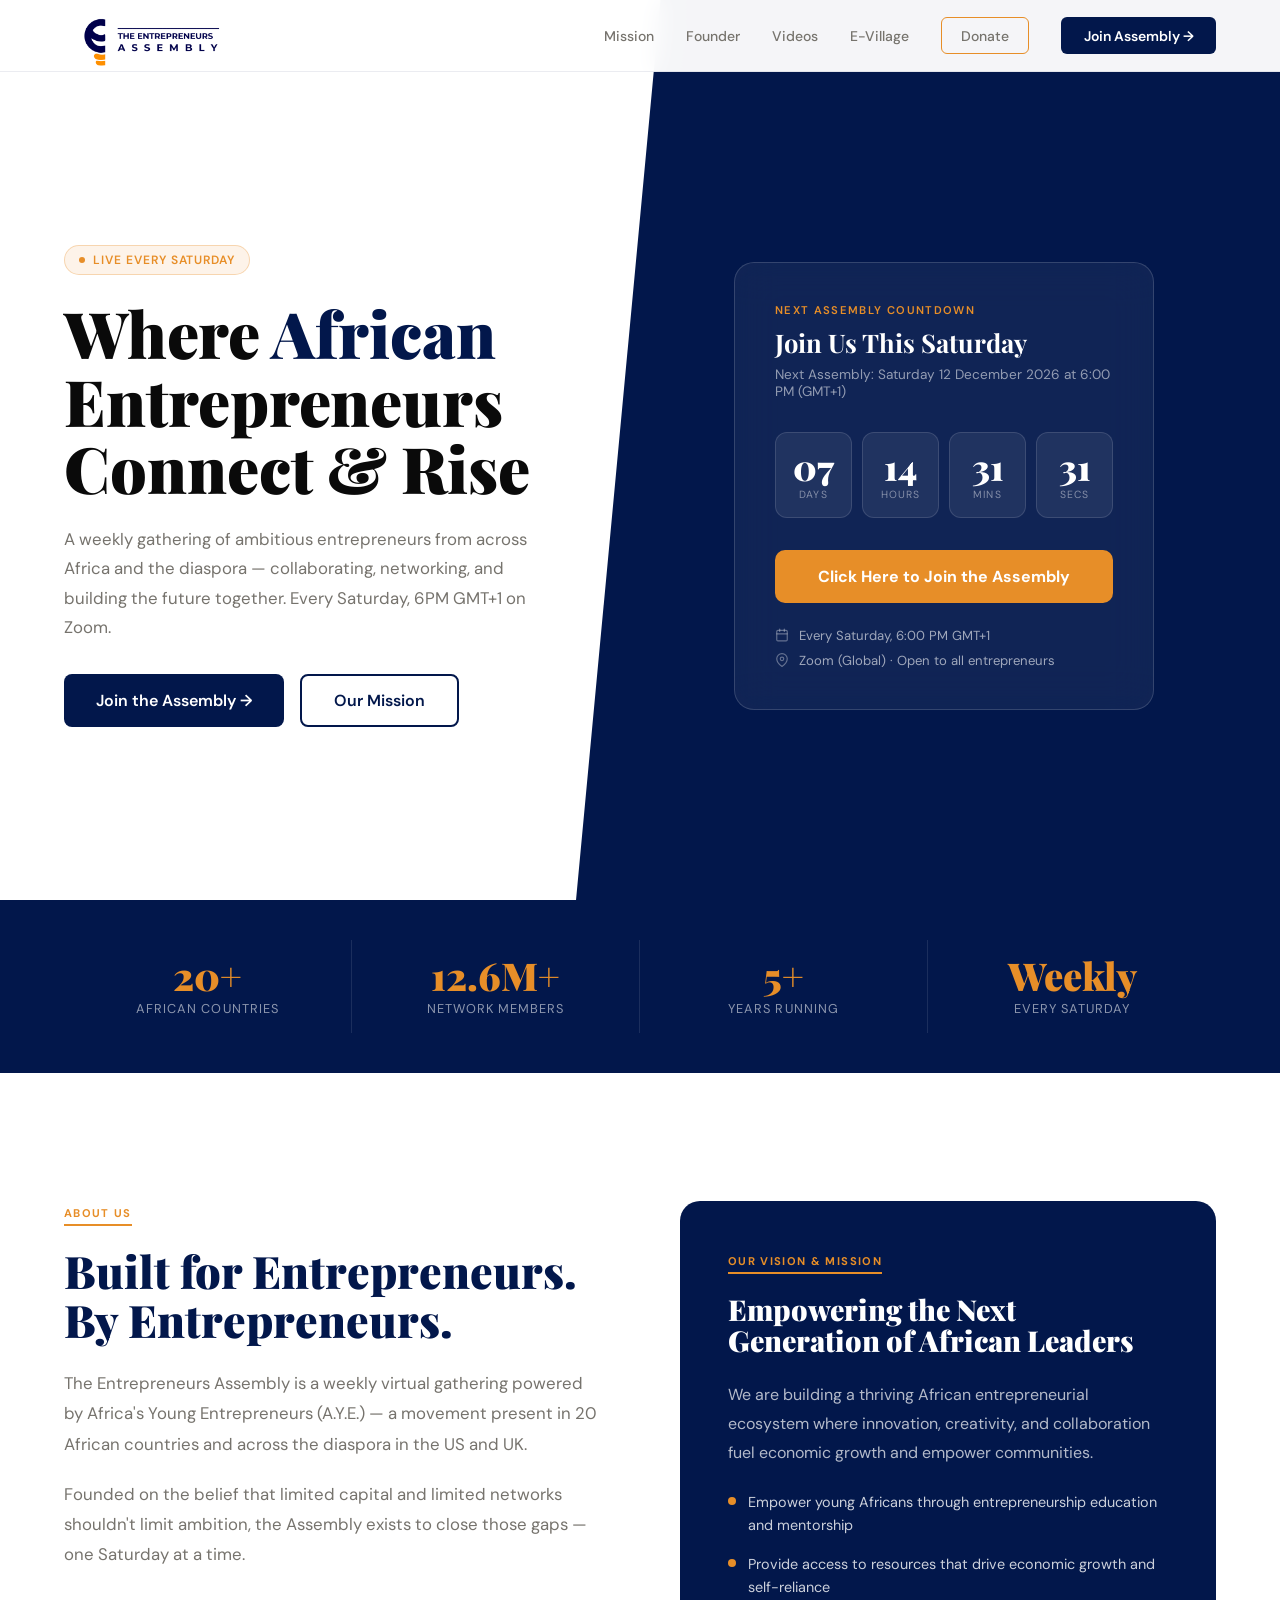
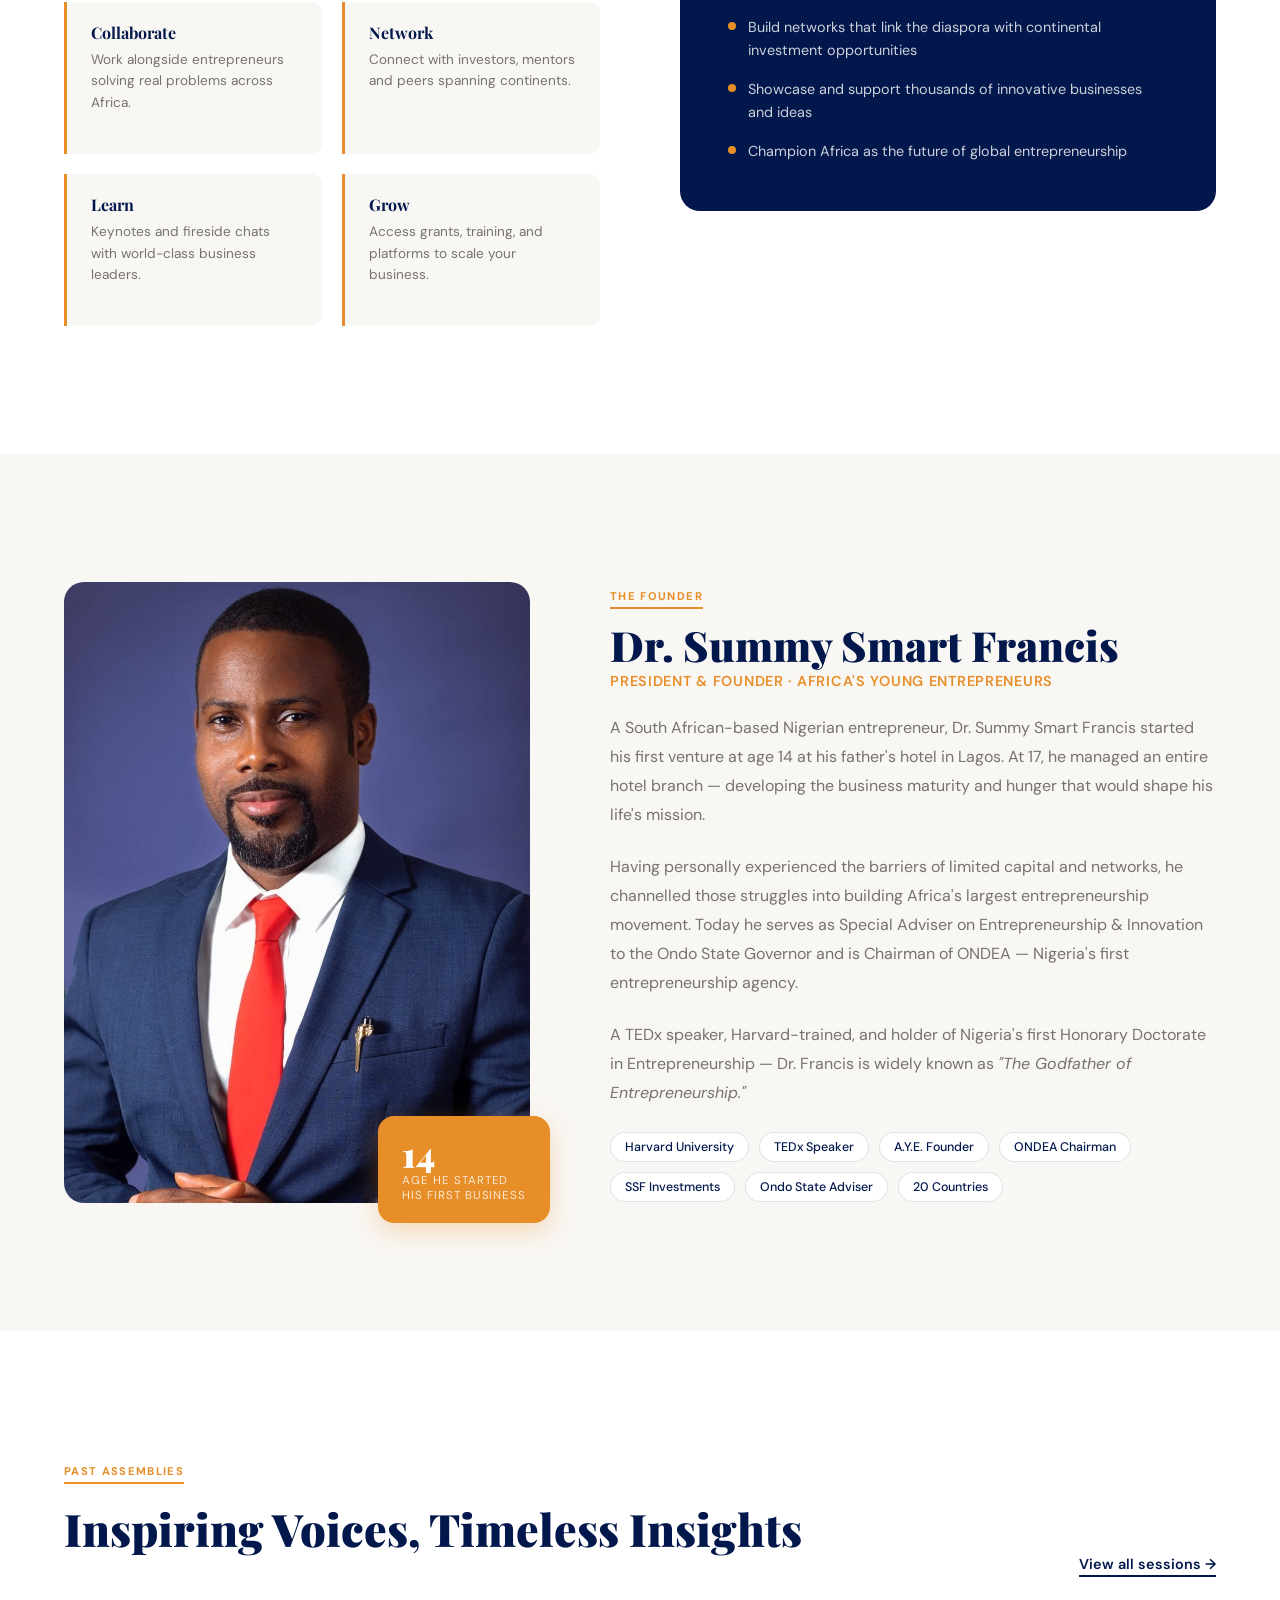
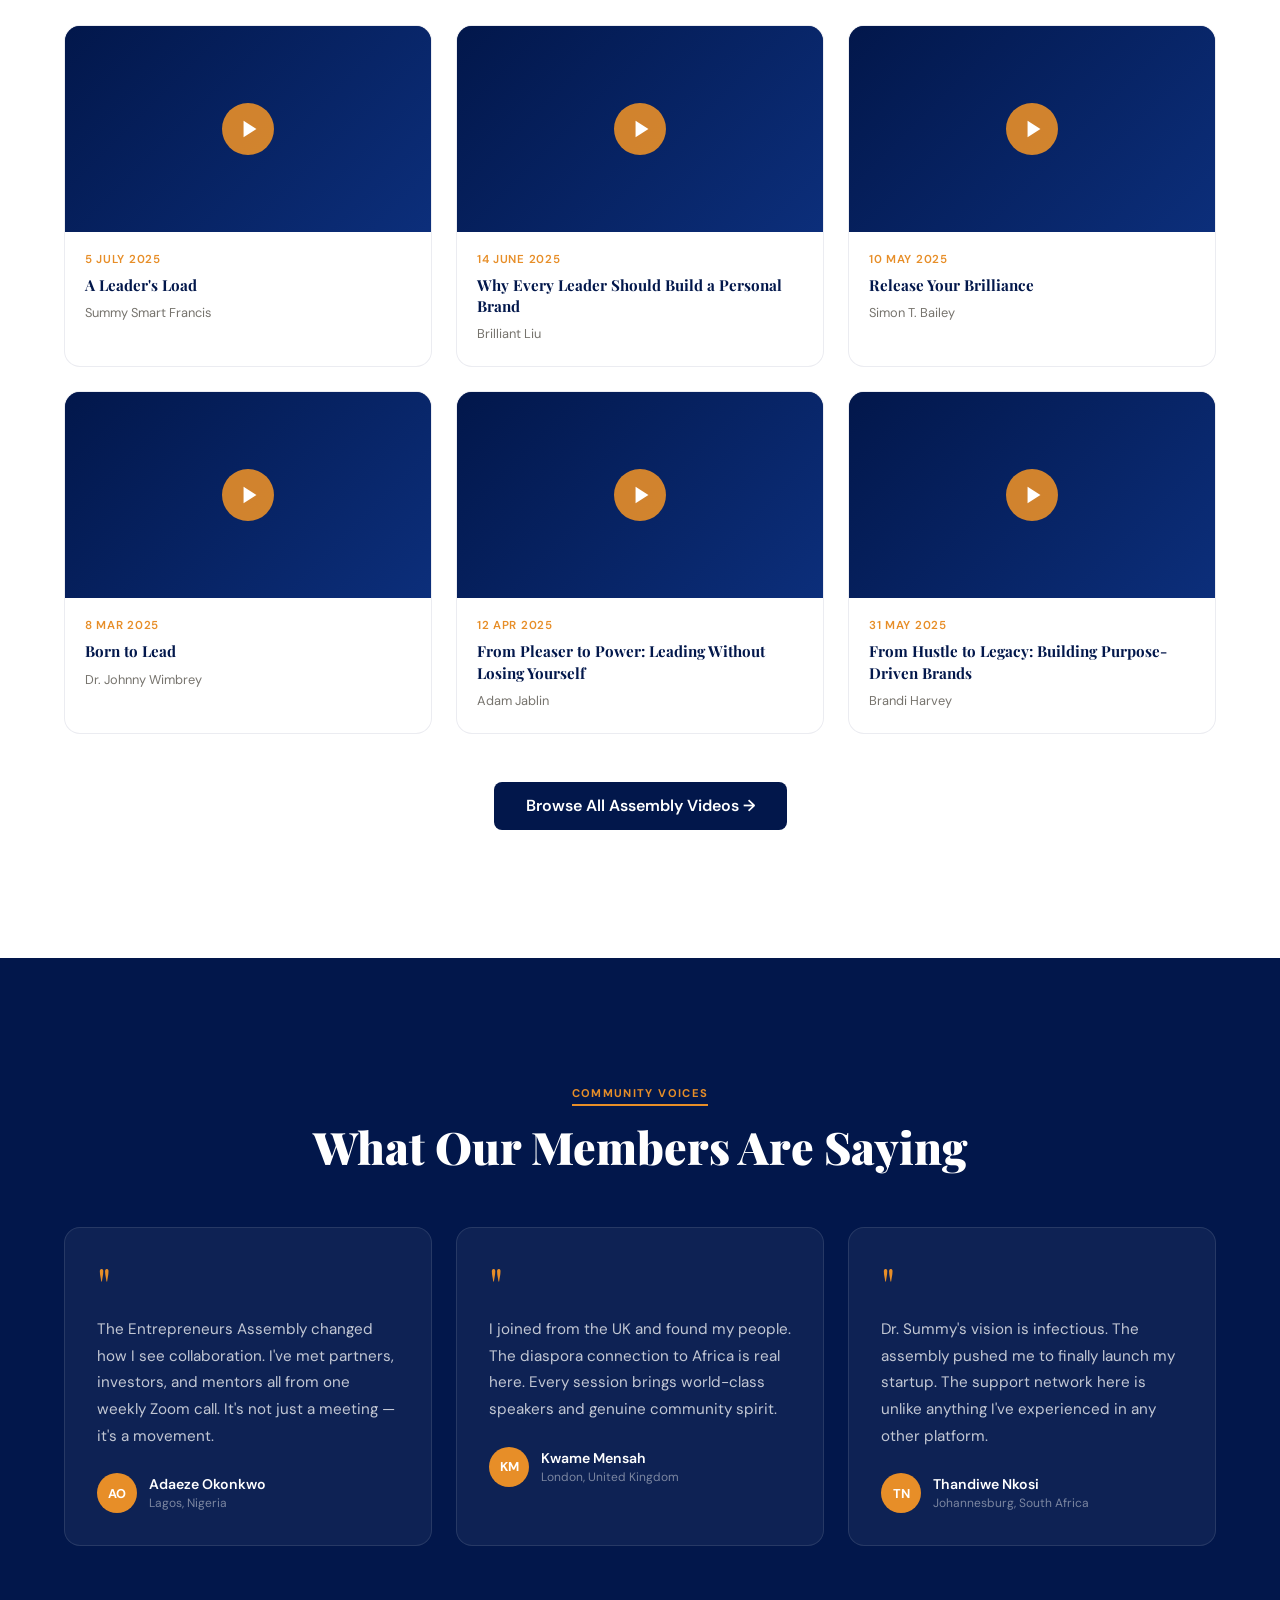
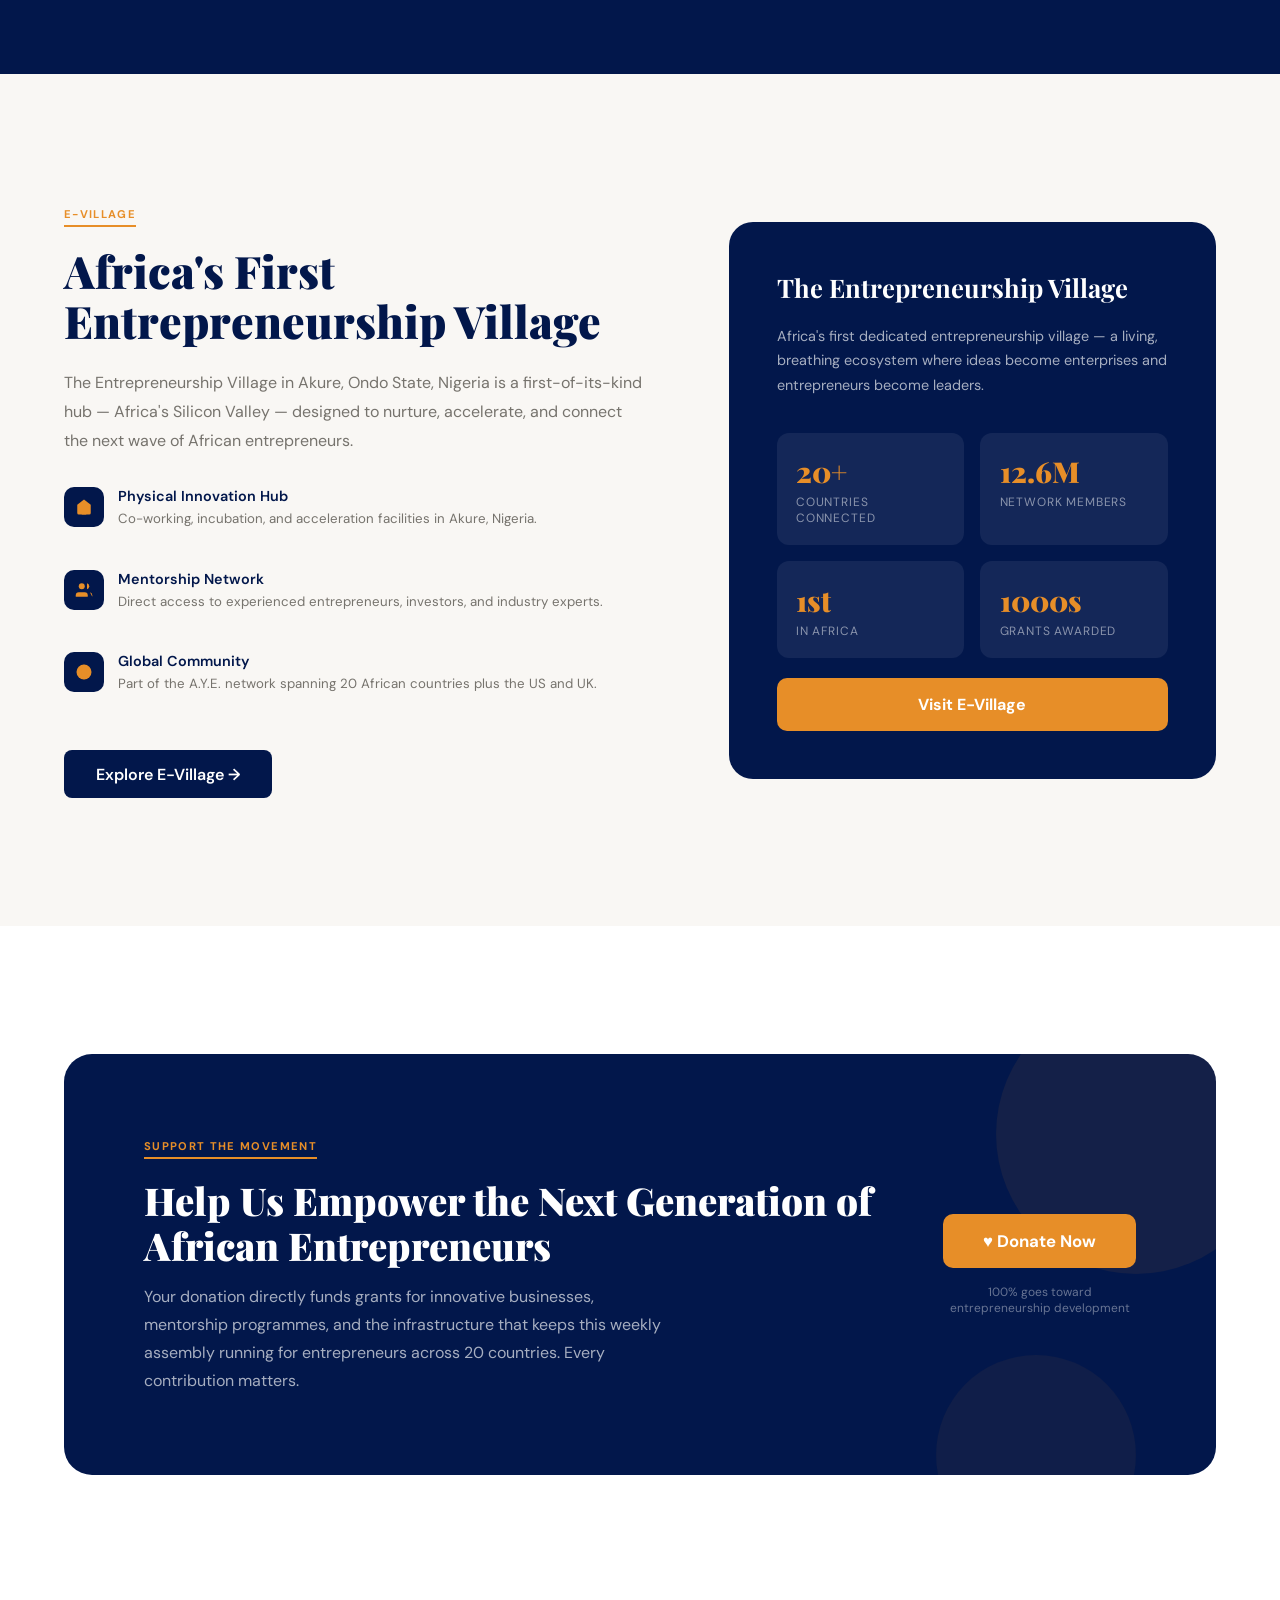
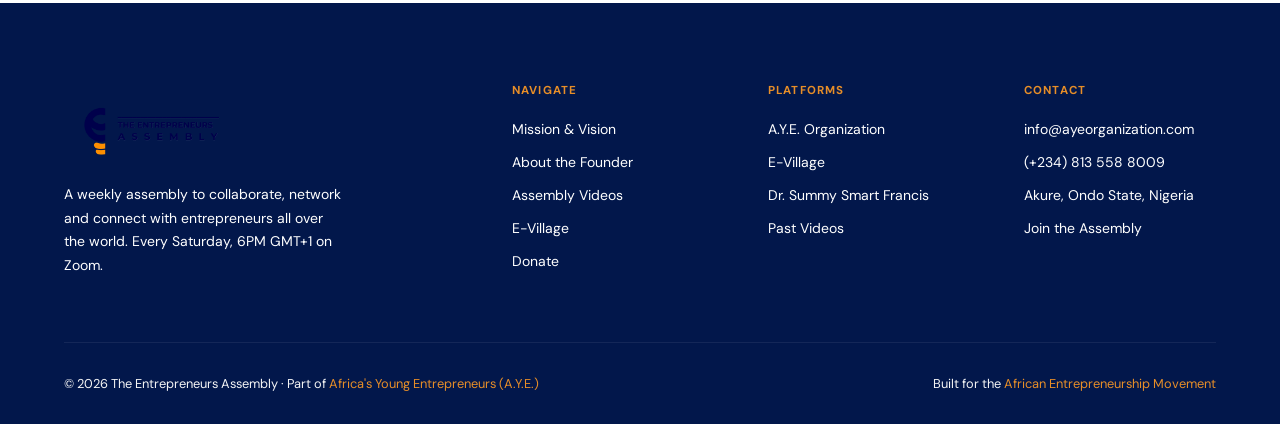
<file: index.html>
<!doctype html>
<html lang="en">
  <head>
    <meta charset="UTF-8" />
    <meta name="viewport" content="width=device-width, initial-scale=1.0" />
    <title>The Entrepreneurs Assembly</title>
    <link rel="preconnect" href="https://fonts.googleapis.com" />
    <link
      href="https://fonts.googleapis.com/css2?family=Playfair+Display:wght@400;700;900&family=DM+Sans:wght@300;400;500;600&display=swap"
      rel="stylesheet"
    />
    <link rel="stylesheet" href="./styles.css" />
    <style></style>
  </head>
  <body>
    <!-- NAV -->
    <nav id="navbar">
      <a href="#" class="nav-logo">
        <img src="./Assets/logo.png" />
      </a>
      <ul class="nav-links">
        <li><a href="#mission">Mission</a></li>
        <li><a href="#founder">Founder</a></li>
        <li><a href="#videos">Videos</a></li>
        <li><a href="#community">E-Village</a></li>
        <a href="https://entrepreneursassembly.com/donate/" class="nav-donate"
          >Donate</a
        >
        <a
          href="https://entrepreneursassembly.com/assembly-form/"
          class="nav-cta"
          >Join Assembly →</a
        >
      </ul>
      <div class="hamburger" onclick="toggleMobileMenu()">
        <span></span><span></span><span></span>
      </div>
    </nav>

    <!-- HERO -->
    <section class="hero" id="hero">
      <div class="hero-text fade-up">
        <div class="hero-badge">Live Every Saturday</div>
        <h1>Where <em>African</em> Entrepreneurs Connect &amp; Rise</h1>
        <p>
          A weekly gathering of ambitious entrepreneurs from across Africa and
          the diaspora — collaborating, networking, and building the future
          together. Every Saturday, 6PM GMT+1 on Zoom.
        </p>
        <div class="hero-actions">
          <a
            href="https://entrepreneursassembly.com/assembly-form/"
            class="btn-primary"
            >Join the Assembly →</a
          >
          <a href="#mission" class="btn-secondary">Our Mission</a>
        </div>
      </div>

      <div class="hero-right fade-up" style="transition-delay: 0.2s">
        <div class="countdown-card">
          <div class="label">Next Assembly Countdown</div>
          <h2>Join Us This Saturday</h2>
          <div class="next-date" id="next-date-text">
            Loading next session date…
          </div>
          <div class="countdown-grid">
            <div class="cd-box">
              <div class="cd-num" id="cd-days">00</div>
              <div class="cd-unit">Days</div>
            </div>
            <div class="cd-box">
              <div class="cd-num" id="cd-hours">00</div>
              <div class="cd-unit">Hours</div>
            </div>
            <div class="cd-box">
              <div class="cd-num" id="cd-mins">00</div>
              <div class="cd-unit">Mins</div>
            </div>
            <div class="cd-box">
              <div class="cd-num" id="cd-secs">00</div>
              <div class="cd-unit">Secs</div>
            </div>
          </div>
          <a
            href="https://entrepreneursassembly.com/assembly-form/"
            class="join-btn"
            >Click Here to Join the Assembly</a
          >
          <div class="event-meta">
            <div class="event-row">
              <svg
                width="14"
                height="14"
                viewBox="0 0 24 24"
                fill="none"
                stroke="currentColor"
                stroke-width="2"
                stroke-linecap="round"
                stroke-linejoin="round"
                style="color: rgba(255, 255, 255, 0.5)"
              >
                <rect x="3" y="4" width="18" height="18" rx="2" ry="2" />
                <line x1="16" y1="2" x2="16" y2="6" />
                <line x1="8" y1="2" x2="8" y2="6" />
                <line x1="3" y1="10" x2="21" y2="10" />
              </svg>
              <span>Every Saturday, 6:00 PM GMT+1</span>
            </div>
            <div class="event-row">
              <svg
                width="14"
                height="14"
                viewBox="0 0 24 24"
                fill="none"
                stroke="currentColor"
                stroke-width="2"
                stroke-linecap="round"
                stroke-linejoin="round"
                style="color: rgba(255, 255, 255, 0.5)"
              >
                <path d="M21 10c0 7-9 13-9 13s-9-6-9-13a9 9 0 0 1 18 0z" />
                <circle cx="12" cy="10" r="3" />
              </svg>
              <span>Zoom (Global) · Open to all entrepreneurs</span>
            </div>
          </div>
        </div>
      </div>
    </section>

    <!-- STATS RIBBON -->
    <div class="stats-ribbon fade-up">
      <div class="stat-item">
        <div class="stat-num">20+</div>
        <div class="stat-label">African Countries</div>
      </div>
      <div class="stat-item">
        <div class="stat-num">12.6M+</div>
        <div class="stat-label">Network Members</div>
      </div>
      <div class="stat-item">
        <div class="stat-num">5+</div>
        <div class="stat-label">Years Running</div>
      </div>
      <div class="stat-item">
        <div class="stat-num">Weekly</div>
        <div class="stat-label">Every Saturday</div>
      </div>
    </div>

    <!-- MISSION & VISION -->
    <section class="mission" id="mission">
      <div class="mission-grid">
        <div class="mission-body fade-up">
          <div class="section-tag">About Us</div>
          <h2 class="section-title">
            Built for Entrepreneurs. By Entrepreneurs.
          </h2>
          <p>
            The Entrepreneurs Assembly is a weekly virtual gathering powered by
            Africa's Young Entrepreneurs (A.Y.E.) — a movement present in 20
            African countries and across the diaspora in the US and UK.
          </p>
          <p>
            Founded on the belief that limited capital and limited networks
            shouldn't limit ambition, the Assembly exists to close those gaps —
            one Saturday at a time.
          </p>
          <div class="mission-pillars">
            <div class="pillar">
              <h4>Collaborate</h4>
              <p>
                Work alongside entrepreneurs solving real problems across
                Africa.
              </p>
            </div>
            <div class="pillar">
              <h4>Network</h4>
              <p>
                Connect with investors, mentors and peers spanning continents.
              </p>
            </div>
            <div class="pillar">
              <h4>Learn</h4>
              <p>
                Keynotes and fireside chats with world-class business leaders.
              </p>
            </div>
            <div class="pillar">
              <h4>Grow</h4>
              <p>
                Access grants, training, and platforms to scale your business.
              </p>
            </div>
          </div>
        </div>
        <div class="fade-up" style="transition-delay: 0.15s">
          <div class="vision-block">
            <div class="section-tag">Our Vision &amp; Mission</div>
            <h2 class="section-title">
              Empowering the Next Generation of African Leaders
            </h2>
            <p>
              We are building a thriving African entrepreneurial ecosystem where
              innovation, creativity, and collaboration fuel economic growth and
              empower communities.
            </p>
            <ul class="vision-list">
              <li>
                Empower young Africans through entrepreneurship education and
                mentorship
              </li>
              <li>
                Provide access to resources that drive economic growth and
                self-reliance
              </li>
              <li>
                Build networks that link the diaspora with continental
                investment opportunities
              </li>
              <li>
                Showcase and support thousands of innovative businesses and
                ideas
              </li>
              <li>Champion Africa as the future of global entrepreneurship</li>
            </ul>
          </div>
        </div>
      </div>
    </section>

    <!-- FOUNDER -->
    <section class="founder" id="founder">
      <div class="founder-inner">
        <div class="founder-visual fade-up">
          <div class="founder-img-frame">
            <img src="./Assets/Summy-Smart-Francis.jpg" alt="Dr. Summy Smart Francis" class="founder-image" />
          </div>
          <div class="founder-accent-box">
            <div class="big-num">14</div>
            <p>Age he started<br />his first business</p>
          </div>
        </div>
        <div class="founder-content fade-up" style="transition-delay: 0.15s">
          <div class="section-tag">The Founder</div>
          <div class="founder-name">Dr. Summy Smart Francis</div>
          <div class="founder-title">
            President &amp; Founder · Africa's Young Entrepreneurs
          </div>
          <p class="founder-bio">
            A South African-based Nigerian entrepreneur, Dr. Summy Smart Francis
            started his first venture at age 14 at his father's hotel in Lagos.
            At 17, he managed an entire hotel branch — developing the business
            maturity and hunger that would shape his life's mission.
          </p>
          <p class="founder-bio">
            Having personally experienced the barriers of limited capital and
            networks, he channelled those struggles into building Africa's
            largest entrepreneurship movement. Today he serves as Special
            Adviser on Entrepreneurship &amp; Innovation to the Ondo State
            Governor and is Chairman of ONDEA — Nigeria's first entrepreneurship
            agency.
          </p>
          <p class="founder-bio">
            A TEDx speaker, Harvard-trained, and holder of Nigeria's first
            Honorary Doctorate in Entrepreneurship — Dr. Francis is widely known
            as <em>"The Godfather of Entrepreneurship."</em>
          </p>
          <div class="founder-credentials">
            <span class="cred-tag">Harvard University</span>
            <span class="cred-tag">TEDx Speaker</span>
            <span class="cred-tag">A.Y.E. Founder</span>
            <span class="cred-tag">ONDEA Chairman</span>
            <span class="cred-tag">SSF Investments</span>
            <span class="cred-tag">Ondo State Adviser</span>
            <span class="cred-tag">20 Countries</span>
          </div>
        </div>
      </div>
    </section>

    <!-- PAST ASSEMBLY VIDEOS -->
    <section class="videos" id="videos">
      <div class="videos-header fade-up">
        <div>
          <div class="section-tag">Past Assemblies</div>
          <h2 class="section-title">Inspiring Voices, Timeless Insights</h2>
        </div>
        <a
          href="https://entrepreneursassembly.com/past-assembly-video/"
          class="view-all"
          >View all sessions →</a
        >
      </div>
      <div class="videos-grid">
        <div class="video-card fade-up">
          <div class="video-thumb">
            <div class="video-thumb-bg"></div>
            <div class="play-btn">
              <svg viewBox="0 0 24 24">
                <polygon points="5 3 19 12 5 21 5 3" />
              </svg>
            </div>
          </div>
          <div class="video-info">
            <div class="video-date">5 July 2025</div>
            <div class="video-title">A Leader's Load</div>
            <div class="video-speaker">Summy Smart Francis</div>
          </div>
        </div>
        <div class="video-card fade-up" style="transition-delay: 0.1s">
          <div class="video-thumb">
            <div class="video-thumb-bg"></div>
            <div class="play-btn">
              <svg viewBox="0 0 24 24">
                <polygon points="5 3 19 12 5 21 5 3" />
              </svg>
            </div>
          </div>
          <div class="video-info">
            <div class="video-date">14 June 2025</div>
            <div class="video-title">
              Why Every Leader Should Build a Personal Brand
            </div>
            <div class="video-speaker">Brilliant Liu</div>
          </div>
        </div>
        <div class="video-card fade-up" style="transition-delay: 0.2s">
          <div class="video-thumb">
            <div class="video-thumb-bg"></div>
            <div class="play-btn">
              <svg viewBox="0 0 24 24">
                <polygon points="5 3 19 12 5 21 5 3" />
              </svg>
            </div>
          </div>
          <div class="video-info">
            <div class="video-date">10 May 2025</div>
            <div class="video-title">Release Your Brilliance</div>
            <div class="video-speaker">Simon T. Bailey</div>
          </div>
        </div>
        <div class="video-card fade-up" style="transition-delay: 0.05s">
          <div class="video-thumb">
            <div class="video-thumb-bg"></div>
            <div class="play-btn">
              <svg viewBox="0 0 24 24">
                <polygon points="5 3 19 12 5 21 5 3" />
              </svg>
            </div>
          </div>
          <div class="video-info">
            <div class="video-date">8 Mar 2025</div>
            <div class="video-title">Born to Lead</div>
            <div class="video-speaker">Dr. Johnny Wimbrey</div>
          </div>
        </div>
        <div class="video-card fade-up" style="transition-delay: 0.15s">
          <div class="video-thumb">
            <div class="video-thumb-bg"></div>
            <div class="play-btn">
              <svg viewBox="0 0 24 24">
                <polygon points="5 3 19 12 5 21 5 3" />
              </svg>
            </div>
          </div>
          <div class="video-info">
            <div class="video-date">12 Apr 2025</div>
            <div class="video-title">
              From Pleaser to Power: Leading Without Losing Yourself
            </div>
            <div class="video-speaker">Adam Jablin</div>
          </div>
        </div>
        <div class="video-card fade-up" style="transition-delay: 0.25s">
          <div class="video-thumb">
            <div class="video-thumb-bg"></div>
            <div class="play-btn">
              <svg viewBox="0 0 24 24">
                <polygon points="5 3 19 12 5 21 5 3" />
              </svg>
            </div>
          </div>
          <div class="video-info">
            <div class="video-date">31 May 2025</div>
            <div class="video-title">
              From Hustle to Legacy: Building Purpose-Driven Brands
            </div>
            <div class="video-speaker">Brandi Harvey</div>
          </div>
        </div>
      </div>
      <div class="videos-footer fade-up">
        <a
          href="https://entrepreneursassembly.com/past-assembly-video/"
          class="btn-primary"
          >Browse All Assembly Videos →</a
        >
      </div>
    </section>

    <!-- TESTIMONIALS -->
    <section class="testimonials" id="testimonials">
      <div class="testimonials-header fade-up">
        <div class="section-tag">Community Voices</div>
        <h2 class="section-title">What Our Members Are Saying</h2>
      </div>
      <div class="testi-grid">
        <div class="testi-card fade-up">
          <div class="testi-quote">"</div>
          <p class="testi-text">
            The Entrepreneurs Assembly changed how I see collaboration. I've met
            partners, investors, and mentors all from one weekly Zoom call. It's
            not just a meeting — it's a movement.
          </p>
          <div class="testi-author">
            <div class="testi-avatar">AO</div>
            <div>
              <div class="testi-name">Adaeze Okonkwo</div>
              <div class="testi-location">Lagos, Nigeria</div>
            </div>
          </div>
        </div>
        <div class="testi-card fade-up" style="transition-delay: 0.1s">
          <div class="testi-quote">"</div>
          <p class="testi-text">
            I joined from the UK and found my people. The diaspora connection to
            Africa is real here. Every session brings world-class speakers and
            genuine community spirit.
          </p>
          <div class="testi-author">
            <div class="testi-avatar">KM</div>
            <div>
              <div class="testi-name">Kwame Mensah</div>
              <div class="testi-location">London, United Kingdom</div>
            </div>
          </div>
        </div>
        <div class="testi-card fade-up" style="transition-delay: 0.2s">
          <div class="testi-quote">"</div>
          <p class="testi-text">
            Dr. Summy's vision is infectious. The assembly pushed me to finally
            launch my startup. The support network here is unlike anything I've
            experienced in any other platform.
          </p>
          <div class="testi-author">
            <div class="testi-avatar">TN</div>
            <div>
              <div class="testi-name">Thandiwe Nkosi</div>
              <div class="testi-location">Johannesburg, South Africa</div>
            </div>
          </div>
        </div>
      </div>
    </section>

    <!-- E-VILLAGE -->
    <section class="evillage" id="community">
      <div class="evillage-inner">
        <div class="evillage-content fade-up">
          <div class="section-tag">E-Village</div>
          <h2 class="section-title">Africa's First Entrepreneurship Village</h2>
          <p>
            The Entrepreneurship Village in Akure, Ondo State, Nigeria is a
            first-of-its-kind hub — Africa's Silicon Valley — designed to
            nurture, accelerate, and connect the next wave of African
            entrepreneurs.
          </p>
          <div class="evillage-features">
            <div class="feature-row">
              <div class="feature-icon">
                <svg viewBox="0 0 24 24">
                  <path d="M3 9l9-7 9 7v11a2 2 0 0 1-2 2H5a2 2 0 0 1-2-2z" />
                  <polyline points="9 22 9 12 15 12 15 22" />
                </svg>
              </div>
              <div class="feature-text">
                <h4>Physical Innovation Hub</h4>
                <p>
                  Co-working, incubation, and acceleration facilities in Akure,
                  Nigeria.
                </p>
              </div>
            </div>
            <div class="feature-row">
              <div class="feature-icon">
                <svg viewBox="0 0 24 24">
                  <path d="M17 21v-2a4 4 0 0 0-4-4H5a4 4 0 0 0-4 4v2" />
                  <circle cx="9" cy="7" r="4" />
                  <path d="M23 21v-2a4 4 0 0 0-3-3.87" />
                  <path d="M16 3.13a4 4 0 0 1 0 7.75" />
                </svg>
              </div>
              <div class="feature-text">
                <h4>Mentorship Network</h4>
                <p>
                  Direct access to experienced entrepreneurs, investors, and
                  industry experts.
                </p>
              </div>
            </div>
            <div class="feature-row">
              <div class="feature-icon">
                <svg viewBox="0 0 24 24">
                  <circle cx="12" cy="12" r="10" />
                  <line x1="2" y1="12" x2="22" y2="12" />
                  <path
                    d="M12 2a15.3 15.3 0 0 1 4 10 15.3 15.3 0 0 1-4 10 15.3 15.3 0 0 1-4-10 15.3 15.3 0 0 1 4-10z"
                  />
                </svg>
              </div>
              <div class="feature-text">
                <h4>Global Community</h4>
                <p>
                  Part of the A.Y.E. network spanning 20 African countries plus
                  the US and UK.
                </p>
              </div>
            </div>
          </div>
          <a
            href="https://entrepreneurshipvillage.com/"
            class="btn-primary"
            target="_blank"
            >Explore E-Village →</a
          >
        </div>
        <div class="evillage-visual fade-up" style="transition-delay: 0.15s">
          <h3>The Entrepreneurship Village</h3>
          <p>
            Africa's first dedicated entrepreneurship village — a living,
            breathing ecosystem where ideas become enterprises and entrepreneurs
            become leaders.
          </p>
          <div class="evillage-stats">
            <div class="ev-stat">
              <div class="ev-stat-num">20+</div>
              <div class="ev-stat-label">Countries Connected</div>
            </div>
            <div class="ev-stat">
              <div class="ev-stat-num">12.6M</div>
              <div class="ev-stat-label">Network Members</div>
            </div>
            <div class="ev-stat">
              <div class="ev-stat-num">1st</div>
              <div class="ev-stat-label">In Africa</div>
            </div>
            <div class="ev-stat">
              <div class="ev-stat-num">1000s</div>
              <div class="ev-stat-label">Grants Awarded</div>
            </div>
          </div>
          <a
            href="https://entrepreneurshipvillage.com/"
            class="join-btn"
            target="_blank"
            >Visit E-Village</a
          >
        </div>
      </div>
    </section>

    <!-- DONATE CTA -->
    <section class="donate" id="donate">
      <div class="donate-inner fade-up">
        <div class="donate-text">
          <div class="section-tag">Support the Movement</div>
          <h2>Help Us Empower the Next Generation of African Entrepreneurs</h2>
          <p>
            Your donation directly funds grants for innovative businesses,
            mentorship programmes, and the infrastructure that keeps this weekly
            assembly running for entrepreneurs across 20 countries. Every
            contribution matters.
          </p>
        </div>
        <div class="donate-action">
          <a href="https://entrepreneursassembly.com/donate/" class="donate-btn"
            >♥ Donate Now</a
          >
          <div class="donate-note">
            100% goes toward<br />entrepreneurship development
          </div>
        </div>
      </div>
    </section>

    <!-- FOOTER -->
    <footer>
      <div class="footer-top">
        <div class="footer-brand">
          <div class="nav-logo">
            <img src="./Assets/logo.png" />
          </div>
          <p>
            A weekly assembly to collaborate, network and connect with
            entrepreneurs all over the world. Every Saturday, 6PM GMT+1 on Zoom.
          </p>
        </div>
        <div class="footer-col">
          <h4>Navigate</h4>
          <ul>
            <li><a href="#mission">Mission &amp; Vision</a></li>
            <li><a href="#founder">About the Founder</a></li>
            <li><a href="#videos">Assembly Videos</a></li>
            <li><a href="#community">E-Village</a></li>
            <li><a href="#donate">Donate</a></li>
          </ul>
        </div>
        <div class="footer-col">
          <h4>Platforms</h4>
          <ul>
            <li>
              <a href="https://ayeorganization.com/" target="_blank"
                >A.Y.E. Organization</a
              >
            </li>
            <li>
              <a href="https://entrepreneurshipvillage.com/" target="_blank"
                >E-Village</a
              >
            </li>
            <li>
              <a href="https://summysmartfrancis.com/" target="_blank"
                >Dr. Summy Smart Francis</a
              >
            </li>
            <li>
              <a
                href="https://entrepreneursassembly.com/past-assembly-video/"
                target="_blank"
                >Past Videos</a
              >
            </li>
          </ul>
        </div>
        <div class="footer-col">
          <h4>Contact</h4>
          <ul>
            <li>
              <a href="mailto:info@ayeorganization.com"
                >info@ayeorganization.com</a
              >
            </li>
            <li><a href="tel:+2348135588009">(+234) 813 558 8009</a></li>
            <li><a href="#">Akure, Ondo State, Nigeria</a></li>
            <li>
              <a
                href="https://entrepreneursassembly.com/assembly-form/"
                target="_blank"
                >Join the Assembly</a
              >
            </li>
          </ul>
        </div>
      </div>
      <div class="footer-bottom">
        <p>
          © 2026 The Entrepreneurs Assembly · Part of
          <a href="https://ayeorganization.com/"
            >Africa's Young Entrepreneurs (A.Y.E.)</a
          >
        </p>
        <p>Built for the <a href="#">African Entrepreneurship Movement</a></p>
      </div>
    </footer>

    <script>
      // NAV scroll effect
      window.addEventListener("scroll", () => {
        document
          .getElementById("navbar")
          .classList.toggle("scrolled", window.scrollY > 20);
      });

      // COUNTDOWN — next Saturday at 6PM GMT+1 (UTC+1 = offset 60)
      function getNextSaturday6PM() {
        const now = new Date();
        const nowUTC = now.getTime() + now.getTimezoneOffset() * 60000;
        const gmtPlus1 = new Date(nowUTC + 3600000);
        const day = gmtPlus1.getDay();
        const daysUntilSat = (6 - day + 7) % 7 || 7;
        const nextSat = new Date(gmtPlus1);
        nextSat.setDate(gmtPlus1.getDate() + daysUntilSat);
        nextSat.setHours(18, 0, 0, 0);
        return new Date(nextSat.getTime() - 3600000); // back to UTC
      }

      function updateCountdown() {
        const target = getNextSaturday6PM();
        const now = new Date();
        const diff = target - now;
        if (diff <= 0) {
          document.getElementById("cd-days").textContent = "00";
          document.getElementById("cd-hours").textContent = "00";
          document.getElementById("cd-mins").textContent = "00";
          document.getElementById("cd-secs").textContent = "00";
          return;
        }
        const d = Math.floor(diff / 86400000);
        const h = Math.floor((diff % 86400000) / 3600000);
        const m = Math.floor((diff % 3600000) / 60000);
        const s = Math.floor((diff % 60000) / 1000);
        document.getElementById("cd-days").textContent = String(d).padStart(
          2,
          "0",
        );
        document.getElementById("cd-hours").textContent = String(h).padStart(
          2,
          "0",
        );
        document.getElementById("cd-mins").textContent = String(m).padStart(
          2,
          "0",
        );
        document.getElementById("cd-secs").textContent = String(s).padStart(
          2,
          "0",
        );
        // Date text
        const opts = {
          weekday: "long",
          year: "numeric",
          month: "long",
          day: "numeric",
        };
        const satDate = new Date(target.getTime() + 3600000);
        document.getElementById("next-date-text").textContent =
          `Next Assembly: ${satDate.toLocaleDateString("en-GB", opts)} at 6:00 PM (GMT+1)`;
      }
      updateCountdown();
      setInterval(updateCountdown, 1000);

      // FADE-IN on scroll
      const observer = new IntersectionObserver(
        (entries) => {
          entries.forEach((e) => {
            if (e.isIntersecting) {
              e.target.classList.add("visible");
              observer.unobserve(e.target);
            }
          });
        },
        { threshold: 0.1 },
      );
      document
        .querySelectorAll(".fade-up")
        .forEach((el) => observer.observe(el));

      // Mobile menu
      function toggleMobileMenu() {
        const links = document.querySelector(".nav-links");
        if (!links) return;
        links.style.display = links.style.display === "flex" ? "none" : "flex";
        links.style.flexDirection = "column";
        links.style.position = "fixed";
        links.style.top = "72px";
        links.style.left = "0";
        links.style.right = "0";
        links.style.background = "white";
        links.style.padding = "2rem 5vw";
        links.style.borderBottom = "1px solid rgba(2,23,75,0.1)";
        links.style.gap = "1.5rem";
        links.style.zIndex = "99";
        links.style.boxShadow = "0 8px 32px rgba(2,23,75,0.1)";
      }
    </script>
  </body>
</html>
</file>
<file: styles.css>
*,
*::before,
*::after {
  margin: 0;
  padding: 0;
  box-sizing: border-box;
}
:root {
  --navy: #02174b;
  --gold: #e78e28;
  --white: #ffffff;
  --black: #0a0a0a;
  --off-white: #f9f7f4;
  --light-gray: #f2f0ed;
  --mid-gray: #c8c4be;
  --dark-gray: #76736d;
  --font-display: "Playfair Display", Georgia, serif;
  --font-body: "DM Sans", sans-serif;
}
html {
  scroll-behavior: smooth;
}
body {
  font-family: var(--font-body);
  background: var(--white);
  color: var(--black);
  overflow-x: hidden;
}

/* ===== NAV ===== */
nav {
  position: fixed;
  top: 0;
  left: 0;
  right: 0;
  z-index: 100;
  display: flex;
  align-items: center;
  justify-content: space-between;
  padding: 0 5vw;
  height: 72px;
  background: rgba(255, 255, 255, 0.96);
  backdrop-filter: blur(12px);
  border-bottom: 1px solid rgba(2, 23, 75, 0.08);
  transition: box-shadow 0.3s;
}
nav.scrolled {
  box-shadow: 0 2px 24px rgba(2, 23, 75, 0.08);
}
.nav-logo {
  display: flex;
  align-items: center;
  gap: 10px;
  text-decoration: none;
}

.nav-logo img {
  width: 180px;
}

.nav-links {
  display: flex;
  align-items: center;
  gap: 2rem;
  list-style: none;
}
.nav-links a {
  text-decoration: none;
  font-size: 0.875rem;
  font-weight: 500;
  color: var(--dark-gray);
  transition: color 0.2s;
}
.nav-links a:hover {
  color: var(--navy);
}
.nav-links .nav-cta {
  background: var(--navy);
  color: white;
  border: none;
  padding: 0.6rem 1.4rem;
  border-radius: 6px;
  font-size: 0.875rem;
  font-weight: 600;
  cursor: pointer;
  text-decoration: none;
  transition:
    background 0.2s,
    transform 0.15s;
  font-family: var(--font-body);
}
.nav-cta:hover {
  background: #031e60;
  transform: translateY(-1px);
}
.nav-donate {
  border: 1.5px solid var(--gold);
  color: var(--gold);
  background: transparent;
  padding: 0.55rem 1.2rem;
  border-radius: 6px;
  font-size: 0.875rem;
  font-weight: 600;
  cursor: pointer;
  text-decoration: none;
  transition: all 0.2s;
  font-family: var(--font-body);
}
.nav-donate:hover {
  background: var(--gold);
  color: var(--white);
}
.hamburger {
  display: none;
  flex-direction: column;
  gap: 5px;
  cursor: pointer;
  padding: 4px;
}
.hamburger span {
  display: block;
  width: 24px;
  height: 2px;
  background: var(--navy);
  border-radius: 2px;
  transition: all 0.3s;
}

/* ===== HERO ===== */
.hero {
  min-height: 100vh;
  padding: 72px 5vw 0;
  display: grid;
  grid-template-columns: 1fr 1fr;
  align-items: center;
  gap: 4rem;
  background: var(--white);
  position: relative;
  overflow: hidden;
}
.hero::before {
  content: "";
  position: absolute;
  top: 0;
  right: 0;
  width: 55%;
  height: 100%;
  background: var(--navy);
  clip-path: polygon(12% 0%, 100% 0%, 100% 100%, 0% 100%);
  z-index: 0;
}
.hero-text {
  position: relative;
  z-index: 1;
  padding: 6rem 0;
}
.hero-badge {
  display: inline-flex;
  align-items: center;
  gap: 8px;
  background: rgba(231, 142, 40, 0.1);
  color: var(--gold);
  border: 1px solid rgba(231, 142, 40, 0.3);
  padding: 6px 14px;
  border-radius: 100px;
  font-size: 0.75rem;
  font-weight: 600;
  letter-spacing: 0.08em;
  text-transform: uppercase;
  margin-bottom: 1.5rem;
}
.hero-badge::before {
  content: "";
  width: 6px;
  height: 6px;
  border-radius: 50%;
  background: var(--gold);
  animation: pulse 2s infinite;
}
@keyframes pulse {
  0%,
  100% {
    opacity: 1;
  }
  50% {
    opacity: 0.4;
  }
}
.hero h1 {
  font-family: var(--font-display);
  font-size: clamp(2.8rem, 5vw, 4.2rem);
  font-weight: 900;
  line-height: 1.05;
  color: var(--black);
  margin-bottom: 1.5rem;
}
.hero h1 em {
  font-style: normal;
  color: var(--navy);
}
.hero p {
  font-size: 1.05rem;
  color: var(--dark-gray);
  line-height: 1.75;
  max-width: 480px;
  margin-bottom: 2rem;
}
.hero-actions {
  display: flex;
  gap: 1rem;
  flex-wrap: wrap;
}
.btn-primary {
  background: var(--navy);
  color: var(--white);
  padding: 0.85rem 2rem;
  border-radius: 8px;
  font-size: 1rem;
  font-weight: 600;
  text-decoration: none;
  border: none;
  cursor: pointer;
  transition: all 0.2s;
  font-family: var(--font-body);
  display: inline-flex;
  align-items: center;
  gap: 8px;
}
.btn-primary:hover {
  background: #031e60;
  transform: translateY(-2px);
  box-shadow: 0 8px 24px rgba(2, 23, 75, 0.2);
}
.btn-secondary {
  background: transparent;
  color: var(--navy);
  padding: 0.85rem 2rem;
  border-radius: 8px;
  font-size: 1rem;
  font-weight: 600;
  text-decoration: none;
  border: 2px solid var(--navy);
  cursor: pointer;
  transition: all 0.2s;
  font-family: var(--font-body);
}
.btn-secondary:hover {
  background: var(--navy);
  color: var(--white);
}

/* Hero right - countdown card */
.hero-right {
  position: relative;
  z-index: 1;
  display: flex;
  flex-direction: column;
  align-items: center;
  padding: 4rem 0;
}
.countdown-card {
  background: rgba(255, 255, 255, 0.06);
  border: 1px solid rgba(255, 255, 255, 0.15);
  border-radius: 20px;
  padding: 2.5rem 2.5rem;
  width: 100%;
  max-width: 420px;
  backdrop-filter: blur(20px);
}
.countdown-card .label {
  font-size: 0.7rem;
  letter-spacing: 0.12em;
  text-transform: uppercase;
  color: var(--gold);
  font-weight: 600;
  margin-bottom: 0.5rem;
}
.countdown-card h2 {
  font-family: var(--font-display);
  font-size: 1.6rem;
  font-weight: 700;
  color: var(--white);
  margin-bottom: 0.4rem;
}
.countdown-card .next-date {
  font-size: 0.85rem;
  color: rgba(255, 255, 255, 0.55);
  margin-bottom: 2rem;
}
.countdown-grid {
  display: grid;
  grid-template-columns: repeat(4, 1fr);
  gap: 10px;
  margin-bottom: 2rem;
}
.cd-box {
  background: rgba(255, 255, 255, 0.07);
  border: 1px solid rgba(255, 255, 255, 0.12);
  border-radius: 12px;
  padding: 1rem 0.5rem;
  text-align: center;
}
.cd-num {
  font-family: var(--font-display);
  font-size: 2.2rem;
  font-weight: 900;
  color: var(--white);
  line-height: 1;
}
.cd-unit {
  font-size: 0.65rem;
  text-transform: uppercase;
  letter-spacing: 0.1em;
  color: rgba(255, 255, 255, 0.45);
  margin-top: 4px;
}
.cd-divider {
  font-size: 1.8rem;
  font-weight: 700;
  color: var(--gold);
  align-self: center;
  margin-bottom: 20px;
}
.join-btn {
  width: 100%;
  background: var(--gold);
  color: var(--white);
  border: none;
  padding: 1rem;
  border-radius: 10px;
  font-size: 1rem;
  font-weight: 700;
  cursor: pointer;
  font-family: var(--font-body);
  transition: all 0.2s;
  text-decoration: none;
  display: block;
  text-align: center;
}
.join-btn:hover {
  background: #cf7c1e;
  transform: translateY(-2px);
  box-shadow: 0 6px 20px rgba(231, 142, 40, 0.4);
}
.event-meta {
  margin-top: 1.5rem;
  display: flex;
  flex-direction: column;
  gap: 8px;
}
.event-row {
  display: flex;
  align-items: center;
  gap: 10px;
  font-size: 0.82rem;
  color: rgba(255, 255, 255, 0.6);
}
.event-row svg {
  flex-shrink: 0;
  opacity: 0.7;
}

/* ===== STATS RIBBON ===== */
.stats-ribbon {
  background: var(--navy);
  padding: 2.5rem 5vw;
  display: grid;
  grid-template-columns: repeat(4, 1fr);
  gap: 0;
}
.stat-item {
  padding: 1rem 2rem;
  text-align: center;
  border-right: 1px solid rgba(255, 255, 255, 0.1);
}
.stat-item:last-child {
  border-right: none;
}
.stat-num {
  font-family: var(--font-display);
  font-size: 2.4rem;
  font-weight: 900;
  color: var(--gold);
  line-height: 1;
}
.stat-label {
  font-size: 0.8rem;
  color: rgba(255, 255, 255, 0.55);
  margin-top: 6px;
  text-transform: uppercase;
  letter-spacing: 0.08em;
}

/* ===== MISSION ===== */
.mission {
  padding: 8rem 5vw;
  background: var(--white);
}
.section-tag {
  display: inline-block;
  font-size: 0.7rem;
  font-weight: 700;
  letter-spacing: 0.12em;
  text-transform: uppercase;
  color: var(--gold);
  border-bottom: 2px solid var(--gold);
  padding-bottom: 4px;
  margin-bottom: 1.2rem;
}
.section-title {
  font-family: var(--font-display);
  font-size: clamp(2rem, 3.5vw, 3rem);
  font-weight: 900;
  color: var(--navy);
  line-height: 1.1;
  margin-bottom: 1.5rem;
}
.mission-grid {
  display: grid;
  grid-template-columns: 1fr 1fr;
  gap: 5rem;
  align-items: start;
}
.mission-body p {
  font-size: 1.05rem;
  color: var(--dark-gray);
  line-height: 1.8;
  margin-bottom: 1.25rem;
}
.mission-pillars {
  display: grid;
  grid-template-columns: 1fr 1fr;
  gap: 1.25rem;
  margin-top: 2rem;
}
.pillar {
  border-left: 3px solid var(--gold);
  padding: 1.25rem 1.5rem;
  background: var(--off-white);
  border-radius: 0 10px 10px 0;
}
.pillar h4 {
  font-family: var(--font-display);
  font-size: 1rem;
  font-weight: 700;
  color: var(--navy);
  margin-bottom: 6px;
}
.pillar p {
  font-size: 0.85rem;
  color: var(--dark-gray);
  line-height: 1.6;
}
.vision-block {
  background: var(--navy);
  border-radius: 20px;
  padding: 3rem;
  position: sticky;
  top: 100px;
}
.vision-block .section-tag {
  color: var(--gold);
  border-color: var(--gold);
}
.vision-block .section-title {
  color: var(--white);
  font-size: 1.8rem;
}
.vision-block p {
  color: rgba(255, 255, 255, 0.7);
  font-size: 1rem;
  line-height: 1.8;
  margin-bottom: 1.5rem;
}
.vision-list {
  list-style: none;
  display: flex;
  flex-direction: column;
  gap: 1rem;
}
.vision-list li {
  display: flex;
  align-items: flex-start;
  gap: 12px;
  color: rgba(255, 255, 255, 0.8);
  font-size: 0.9rem;
  line-height: 1.6;
}
.vision-list li::before {
  content: "";
  width: 8px;
  height: 8px;
  min-width: 8px;
  border-radius: 50%;
  background: var(--gold);
  margin-top: 6px;
}

/* ===== FOUNDER ===== */
.founder {
  padding: 8rem 5vw;
  background: var(--off-white);
  overflow: hidden;
}
.founder-inner {
  display: grid;
  grid-template-columns: 1fr 1.3fr;
  gap: 5rem;
  align-items: center;
  max-width: 1200px;
  margin: 0 auto;
}
.founder-visual {
  position: relative;
}
.founder-img-frame {
  width: 100%;
  aspect-ratio: 3/4;
  background: var(--light-gray);
  border-radius: 20px;
  position: relative;
  overflow: hidden;
  display: flex;
  align-items: center;
  justify-content: center;
}
.founder-image {
  width: 100%;
  height: 100%;
  object-fit: cover;
  object-position: center;
}
.founder-placeholder {
  width: 100%;
  height: 100%;
  background: linear-gradient(135deg, var(--navy) 0%, #0a2d6e 100%);
  display: flex;
  align-items: center;
  justify-content: center;
  flex-direction: column;
  gap: 1rem;
}
.founder-initials {
  font-family: var(--font-display);
  font-size: 5rem;
  font-weight: 900;
  color: rgba(255, 255, 255, 0.15);
  letter-spacing: -4px;
}
.founder-icon-name {
  font-size: 1.1rem;
  font-weight: 600;
  color: rgba(255, 255, 255, 0.4);
  letter-spacing: 0.05em;
}
.founder-accent-box {
  position: absolute;
  bottom: -20px;
  right: -20px;
  background: var(--gold);
  border-radius: 16px;
  padding: 1.25rem 1.5rem;
  box-shadow: 0 8px 24px rgba(231, 142, 40, 0.3);
}
.founder-accent-box .big-num {
  font-family: var(--font-display);
  font-size: 2.2rem;
  font-weight: 900;
  color: var(--white);
  line-height: 1;
}
.founder-accent-box p {
  font-size: 0.72rem;
  color: rgba(255, 255, 255, 0.8);
  text-transform: uppercase;
  letter-spacing: 0.08em;
  margin-top: 2px;
}
.founder-content .section-tag {
  margin-bottom: 0.8rem;
}
.founder-name {
  font-family: var(--font-display);
  font-size: 2.6rem;
  font-weight: 900;
  color: var(--navy);
  line-height: 1.1;
  margin-bottom: 0.3rem;
}
.founder-title {
  font-size: 0.9rem;
  color: var(--gold);
  font-weight: 600;
  letter-spacing: 0.05em;
  text-transform: uppercase;
  margin-bottom: 1.5rem;
}
.founder-bio {
  font-size: 1rem;
  color: var(--dark-gray);
  line-height: 1.8;
  margin-bottom: 1.5rem;
}
.founder-credentials {
  display: flex;
  flex-wrap: wrap;
  gap: 10px;
  margin-top: 1.5rem;
}
.cred-tag {
  background: var(--white);
  border: 1px solid rgba(2, 23, 75, 0.12);
  color: var(--navy);
  padding: 6px 14px;
  border-radius: 100px;
  font-size: 0.78rem;
  font-weight: 500;
}

/* ===== VIDEOS ===== */
.videos {
  padding: 8rem 5vw;
  background: var(--white);
}
.videos-header {
  display: flex;
  justify-content: space-between;
  align-items: flex-end;
  margin-bottom: 3rem;
  flex-wrap: wrap;
  gap: 1rem;
}
.view-all {
  text-decoration: none;
  color: var(--navy);
  font-size: 0.9rem;
  font-weight: 600;
  border-bottom: 2px solid var(--navy);
  padding-bottom: 2px;
  transition: all 0.2s;
}
.view-all:hover {
  color: var(--gold);
  border-color: var(--gold);
}
.videos-grid {
  display: grid;
  grid-template-columns: repeat(3, 1fr);
  gap: 1.5rem;
}
.video-card {
  border: 1px solid rgba(2, 23, 75, 0.08);
  border-radius: 16px;
  overflow: hidden;
  transition:
    transform 0.2s,
    box-shadow 0.2s;
  background: var(--white);
}
.video-card:hover {
  transform: translateY(-4px);
  box-shadow: 0 12px 32px rgba(2, 23, 75, 0.1);
}
.video-thumb {
  aspect-ratio: 16/9;
  background: var(--navy);
  display: flex;
  align-items: center;
  justify-content: center;
  position: relative;
  overflow: hidden;
}
.video-thumb-bg {
  position: absolute;
  inset: 0;
  background: linear-gradient(135deg, var(--navy) 0%, #0d3180 100%);
  opacity: 0.9;
}
.play-btn {
  width: 52px;
  height: 52px;
  border-radius: 50%;
  background: rgba(231, 142, 40, 0.9);
  display: flex;
  align-items: center;
  justify-content: center;
  position: relative;
  z-index: 1;
  transition: transform 0.2s;
  cursor: pointer;
}
.video-card:hover .play-btn {
  transform: scale(1.1);
}
.play-btn svg {
  width: 22px;
  height: 22px;
  fill: white;
  margin-left: 3px;
}
.video-info {
  padding: 1.25rem 1.25rem 1.5rem;
}
.video-date {
  font-size: 0.72rem;
  color: var(--gold);
  font-weight: 600;
  letter-spacing: 0.06em;
  text-transform: uppercase;
  margin-bottom: 0.5rem;
}
.video-title {
  font-family: var(--font-display);
  font-size: 0.95rem;
  font-weight: 700;
  color: var(--navy);
  line-height: 1.4;
  margin-bottom: 0.5rem;
}
.video-speaker {
  font-size: 0.8rem;
  color: var(--dark-gray);
}
.videos-footer {
  text-align: center;
  margin-top: 3rem;
}

/* ===== TESTIMONIALS ===== */
.testimonials {
  padding: 8rem 5vw;
  background: var(--navy);
}
.testimonials .section-tag {
  color: var(--gold);
  border-color: var(--gold);
}
.testimonials .section-title {
  color: var(--white);
}
.testimonials-header {
  text-align: center;
  margin-bottom: 3.5rem;
}
.testimonials-header .section-tag {
  display: block;
  margin: 0 auto 1rem;
  width: fit-content;
}
.testi-grid {
  display: grid;
  grid-template-columns: repeat(3, 1fr);
  gap: 1.5rem;
}
.testi-card {
  background: rgba(255, 255, 255, 0.05);
  border: 1px solid rgba(255, 255, 255, 0.1);
  border-radius: 16px;
  padding: 2rem;
}
.testi-quote {
  font-family: var(--font-display);
  font-size: 3rem;
  color: var(--gold);
  line-height: 1;
  margin-bottom: 0.5rem;
}
.testi-text {
  font-size: 0.95rem;
  color: rgba(255, 255, 255, 0.75);
  line-height: 1.75;
  margin-bottom: 1.5rem;
}
.testi-author {
  display: flex;
  align-items: center;
  gap: 12px;
}
.testi-avatar {
  width: 40px;
  height: 40px;
  border-radius: 50%;
  background: var(--gold);
  display: flex;
  align-items: center;
  justify-content: center;
  font-size: 0.8rem;
  font-weight: 700;
  color: var(--white);
  flex-shrink: 0;
}
.testi-name {
  font-size: 0.88rem;
  font-weight: 600;
  color: var(--white);
}
.testi-location {
  font-size: 0.75rem;
  color: rgba(255, 255, 255, 0.45);
  margin-top: 2px;
}

/* ===== E-VILLAGE ===== */
.evillage {
  padding: 8rem 5vw;
  background: var(--off-white);
}
.evillage-inner {
  display: grid;
  grid-template-columns: 1.2fr 1fr;
  gap: 5rem;
  align-items: center;
}
.evillage-content .section-title {
  margin-bottom: 1.5rem;
}
.evillage-content p {
  font-size: 1rem;
  color: var(--dark-gray);
  line-height: 1.8;
  margin-bottom: 1.5rem;
}
.evillage-features {
  display: flex;
  flex-direction: column;
  gap: 1rem;
  margin: 2rem 0;
}
.feature-row {
  display: flex;
  align-items: flex-start;
  gap: 14px;
}
.feature-icon {
  width: 40px;
  height: 40px;
  min-width: 40px;
  border-radius: 10px;
  background: var(--navy);
  display: flex;
  align-items: center;
  justify-content: center;
}
.feature-icon svg {
  width: 18px;
  height: 18px;
  fill: var(--gold);
}
.feature-text h4 {
  font-size: 0.9rem;
  font-weight: 600;
  color: var(--navy);
  margin-bottom: 3px;
}
.feature-text p {
  font-size: 0.83rem;
  color: var(--dark-gray);
  line-height: 1.6;
}
.evillage-visual {
  background: var(--navy);
  border-radius: 24px;
  padding: 3rem;
  display: flex;
  flex-direction: column;
  gap: 1.25rem;
}
.evillage-visual h3 {
  font-family: var(--font-display);
  font-size: 1.6rem;
  color: var(--white);
  font-weight: 700;
}
.evillage-visual p {
  color: rgba(255, 255, 255, 0.65);
  font-size: 0.9rem;
  line-height: 1.7;
}
.evillage-stats {
  display: grid;
  grid-template-columns: 1fr 1fr;
  gap: 1rem;
  margin-top: 1rem;
}
.ev-stat {
  background: rgba(255, 255, 255, 0.07);
  border-radius: 12px;
  padding: 1.2rem;
}
.ev-stat-num {
  font-family: var(--font-display);
  font-size: 1.8rem;
  font-weight: 900;
  color: var(--gold);
}
.ev-stat-label {
  font-size: 0.75rem;
  color: rgba(255, 255, 255, 0.5);
  margin-top: 4px;
  text-transform: uppercase;
  letter-spacing: 0.07em;
}

/* ===== DONATE ===== */
.donate {
  padding: 8rem 5vw;
  background: var(--white);
}
.donate-inner {
  background: var(--navy);
  border-radius: 28px;
  padding: 5rem;
  display: grid;
  grid-template-columns: 1fr auto;
  align-items: center;
  gap: 3rem;
  position: relative;
  overflow: hidden;
}
.donate-inner::before {
  content: "";
  position: absolute;
  right: -60px;
  top: -60px;
  width: 280px;
  height: 280px;
  border-radius: 50%;
  background: rgba(231, 142, 40, 0.08);
  pointer-events: none;
}
.donate-inner::after {
  content: "";
  position: absolute;
  right: 80px;
  bottom: -80px;
  width: 200px;
  height: 200px;
  border-radius: 50%;
  background: rgba(231, 142, 40, 0.06);
  pointer-events: none;
}
.donate-text {
  position: relative;
}
.donate-text .section-tag {
  color: var(--gold);
  border-color: var(--gold);
}
.donate-text h2 {
  font-family: var(--font-display);
  font-size: clamp(1.8rem, 3vw, 2.6rem);
  font-weight: 900;
  color: var(--white);
  margin-bottom: 1rem;
  line-height: 1.15;
}
.donate-text p {
  color: rgba(255, 255, 255, 0.65);
  font-size: 1rem;
  line-height: 1.75;
  max-width: 520px;
}
.donate-action {
  position: relative;
  display: flex;
  flex-direction: column;
  align-items: center;
  gap: 1rem;
  flex-shrink: 0;
}
.donate-btn {
  background: var(--gold);
  color: var(--white);
  text-decoration: none;
  padding: 1rem 2.5rem;
  border-radius: 10px;
  font-size: 1.05rem;
  font-weight: 700;
  white-space: nowrap;
  transition: all 0.2s;
  font-family: var(--font-body);
  display: inline-flex;
  align-items: center;
  gap: 8px;
}
.donate-btn:hover {
  background: #cf7c1e;
  transform: translateY(-2px);
  box-shadow: 0 8px 24px rgba(231, 142, 40, 0.4);
}
.donate-note {
  font-size: 0.75rem;
  color: rgba(255, 255, 255, 0.4);
  text-align: center;
}

/* ===== FOOTER ===== */
footer {
  background: var(--navy);
  color: var(--white);
  padding: 5rem 5vw 2rem;
}
.footer-top {
  display: grid;
  grid-template-columns: 2fr 1fr 1fr 1fr;
  gap: 4rem;
  margin-bottom: 4rem;
}
.footer-brand .nav-logo-mark {
  background: var(--gold);
  margin-bottom: 1rem;
}
.footer-brand .nav-logo-text {
  color: var(--white);
  font-size: 1.1rem;
}
.footer-brand .nav-logo-text span {
  color: rgba(255, 255, 255, 0.5);
}
.footer-brand p {
  color: var(--white);
  font-size: 0.875rem;
  line-height: 1.7;
  margin-top: 1rem;
  max-width: 280px;
}
.footer-col h4 {
  font-size: 0.72rem;
  font-weight: 700;
  letter-spacing: 0.1em;
  text-transform: uppercase;
  color: var(--gold);
  margin-bottom: 1.25rem;
}
.footer-col ul {
  list-style: none;
  display: flex;
  flex-direction: column;
  gap: 0.75rem;
}
.footer-col ul li a {
  text-decoration: none;
  color: var(--white);
  font-size: 0.875rem;
  transition: color 0.2s;
}
.footer-col ul li a:hover {
  color: rgba(255, 255, 255, 0.5);
}
.footer-bottom {
  border-top: 1px solid rgba(255, 255, 255, 0.07);
  padding-top: 2rem;
  display: flex;
  justify-content: space-between;
  align-items: center;
  flex-wrap: wrap;
  gap: 1rem;
}
.footer-bottom p {
  font-size: 0.8rem;
  color: #f5f5f5;
}
.footer-bottom a {
  color: var(--gold);
  text-decoration: none;
}

/* Fade-in on scroll */
.fade-up {
  opacity: 0;
  transform: translateY(30px);
  transition:
    opacity 0.7s ease,
    transform 0.7s ease;
}
.fade-up.visible {
  opacity: 1;
  transform: translateY(0);
}

/* ===== RESPONSIVE ===== */
@media (max-width: 1024px) {
  .hero {
    grid-template-columns: 1fr;
    gap: 0;
  }
  .hero::before {
    display: none;
  }
  .hero-text {
    padding: 5rem 0 2rem;
  }
  .hero-right {
    background: var(--navy);
    margin: 0 -5vw;
    padding: 3rem 5vw;
  }
  .countdown-card {
    max-width: 100%;
    background: rgba(255, 255, 255, 0.05);
  }
  .mission-grid,
  .founder-inner,
  .evillage-inner {
    grid-template-columns: 1fr;
    gap: 3rem;
  }
  .vision-block {
    position: static;
  }
  .stats-ribbon {
    grid-template-columns: repeat(2, 1fr);
  }
  .stat-item:nth-child(2) {
    border-right: none;
  }
  .testi-grid {
    grid-template-columns: 1fr 1fr;
  }
  .videos-grid {
    grid-template-columns: 1fr 1fr;
  }
  .donate-inner {
    grid-template-columns: 1fr;
    text-align: center;
    padding: 3rem 2rem;
  }
  .donate-text p {
    margin: 0 auto;
  }
  .footer-top {
    grid-template-columns: 1fr 1fr;
    gap: 2.5rem;
  }
}
@media (max-width: 640px) {
  .nav-links {
    display: none;
  }
  .hamburger {
    display: flex;
  }
  .hero h1 {
    font-size: 2.4rem;
  }
  .stats-ribbon {
    grid-template-columns: 1fr 1fr;
  }
  .testi-grid {
    grid-template-columns: 1fr;
  }
  .videos-grid {
    grid-template-columns: 1fr;
  }
  .mission-pillars {
    grid-template-columns: 1fr;
  }
  .footer-top {
    grid-template-columns: 1fr;
  }
  .founder-content .founder-name {
    font-size: 2rem;
  }
  .countdown-grid {
    gap: 6px;
  }
  .cd-num {
    font-size: 1.8rem;
  }
}
</file>
